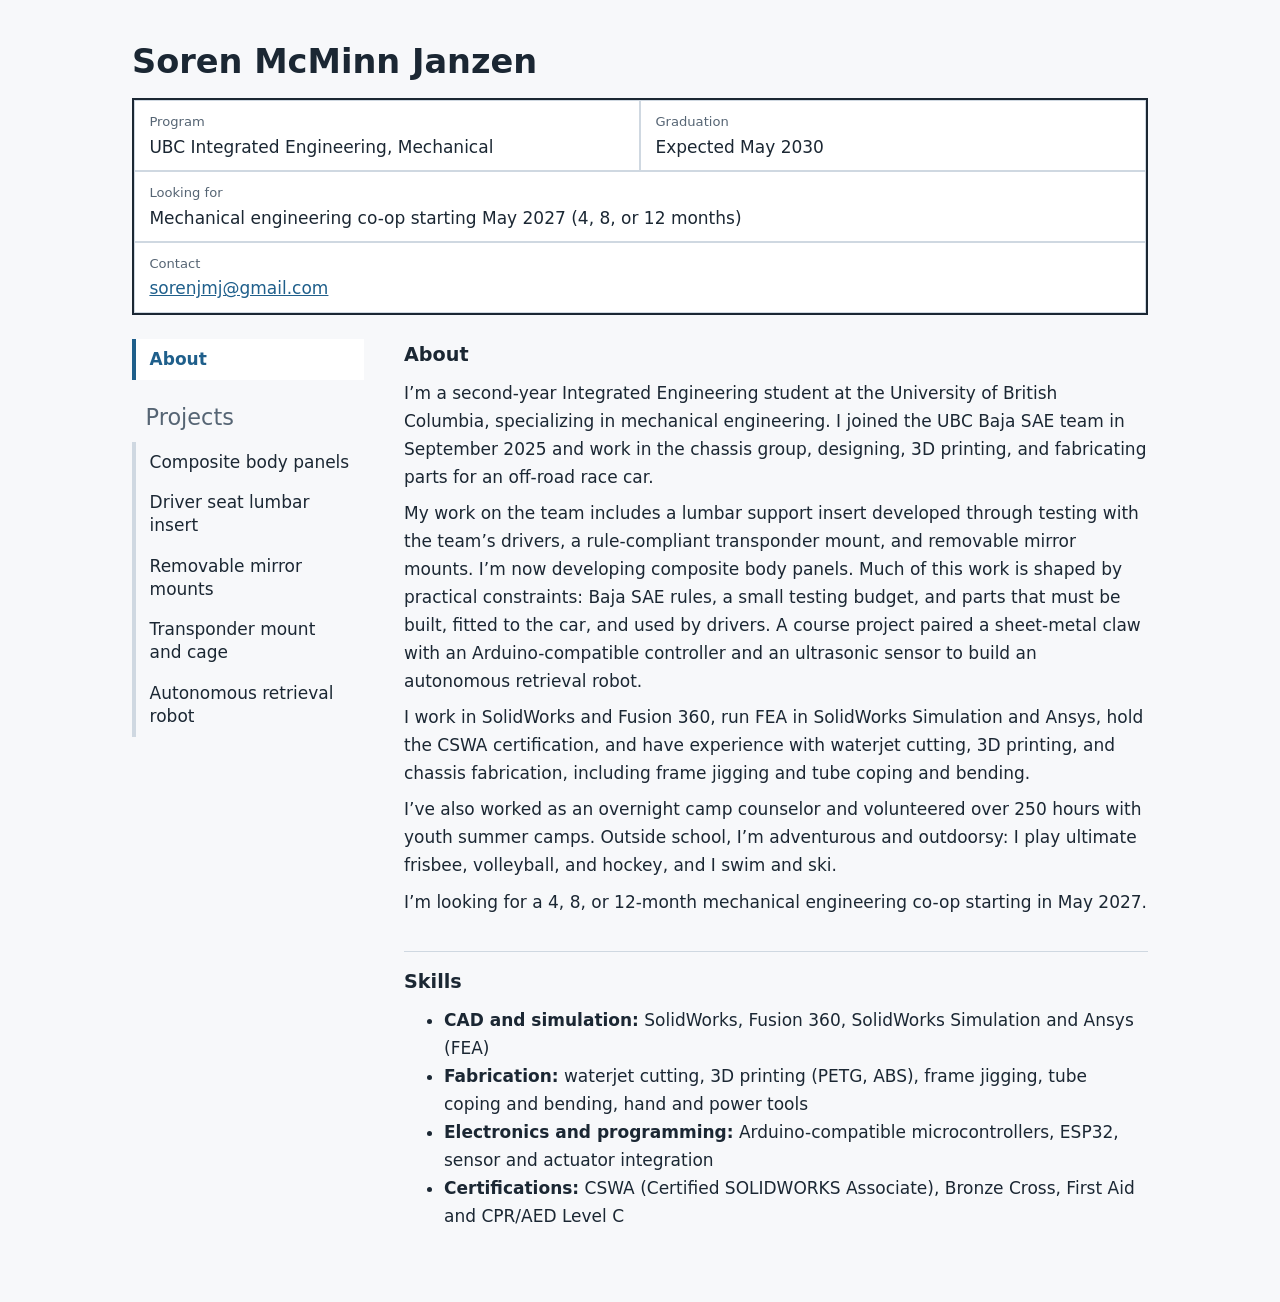
<file: index.html>
<!DOCTYPE html>
<html lang="en"><head><meta charset="utf-8"><meta name="viewport" content="width=device-width, initial-scale=1">
<title>Soren McMinn Janzen | Mechanical Engineering Portfolio</title><link rel="stylesheet" href="style.css"></head>
<body><main class="wrap wide">
<h1>Soren McMinn Janzen</h1>
<div class="titleblock">
<div><small>Program</small>UBC Integrated Engineering, Mechanical</div>
<div><small>Graduation</small>Expected May 2030</div>
<div class="wide"><small>Looking for</small>Mechanical engineering co-op starting May 2027 (4, 8, or 12 months)</div>
<div class="wide"><small>Contact</small><a href="mailto:sorenjmj@gmail.com">sorenjmj@gmail.com</a></div>
</div>
<div class="layout">
<nav class="side" aria-label="Portfolio sections">
<ul><li><a href="#about" data-id="about">About</a></li></ul>
<p class="sidelabel">Projects</p>
<ul>
<li><a href="body-panels.html" data-id="body-panels">Composite body panels</a></li>
<li><a href="seat-insert.html" data-id="seat-insert">Driver seat lumbar insert</a></li>
<li><a href="mirrors.html" data-id="mirrors">Removable mirror mounts</a></li>
<li><a href="transponder-mount.html" data-id="transponder-mount">Transponder mount and cage</a></li>
<li><a href="robot.html" data-id="robot">Autonomous retrieval robot</a></li>
</ul>
</nav>
<div class="panel" id="panel" tabindex="-1">
<h2>About</h2><p>I’m a second-year Integrated Engineering student at the University of British Columbia, specializing in mechanical engineering. I joined the UBC Baja SAE team in September 2025 and work in the chassis group, designing, 3D printing, and fabricating parts for an off-road race car.</p><p>My work on the team includes a lumbar support insert developed through testing with the team’s drivers, a rule-compliant transponder mount, and removable mirror mounts. I’m now developing composite body panels. Much of this work is shaped by practical constraints: Baja SAE rules, a small testing budget, and parts that must be built, fitted to the car, and used by drivers. A course project paired a sheet-metal claw with an Arduino-compatible controller and an ultrasonic sensor to build an autonomous retrieval robot.</p><p>I work in SolidWorks and Fusion 360, run FEA in SolidWorks Simulation and Ansys, hold the CSWA certification, and have experience with waterjet cutting, 3D printing, and chassis fabrication, including frame jigging and tube coping and bending.</p><p>I’ve also worked as an overnight camp counselor and volunteered over 250 hours with youth summer camps. Outside school, I’m adventurous and outdoorsy: I play ultimate frisbee, volleyball, and hockey, and I swim and ski.</p><p>I’m looking for a 4, 8, or 12-month mechanical engineering co-op starting in May 2027.</p><h2>Skills</h2>
<ul><li><strong>CAD and simulation:</strong> SolidWorks, Fusion 360, SolidWorks Simulation and Ansys (FEA)</li>
<li><strong>Fabrication:</strong> waterjet cutting, 3D printing (PETG, ABS), frame jigging, tube coping and bending, hand and power tools</li>
<li><strong>Electronics and programming:</strong> Arduino-compatible microcontrollers, ESP32, sensor and actuator integration</li>
<li><strong>Certifications:</strong> CSWA (Certified SOLIDWORKS Associate), Bronze Cross, First Aid and CPR/AED Level C</li></ul>
</div>
</div>
</main>
<script>
(function () {
  var panel = document.getElementById('panel');
  var home = panel.innerHTML;
  var links = Array.prototype.slice.call(document.querySelectorAll('.side a'));

  function setActive(a) {
    links.forEach(function (l) { l.removeAttribute('aria-current'); });
    a.setAttribute('aria-current', 'page');
  }
  function reveal() {
    panel.classList.remove('in'); void panel.offsetWidth; panel.classList.add('in');
  }
  function route() {
    var id = location.hash.slice(1) || 'about';
    var a = links.filter(function (l) { return l.dataset.id === id; })[0] || links[0];
    if (a.dataset.id === 'about') { panel.innerHTML = home; setActive(a); reveal(); return; }
    fetch(a.getAttribute('href'))
      .then(function (r) { if (!r.ok) throw new Error('x'); return r.text(); })
      .then(function (t) {
        var doc = new DOMParser().parseFromString(t, 'text/html');
        var main = doc.querySelector('main');
        var back = main.querySelector('.back'); if (back) back.remove();
        var h1 = main.querySelector('h1');
        var h2 = document.createElement('h2'); h2.className = 'ptitle'; h2.textContent = h1.textContent; h1.replaceWith(h2);
        Array.prototype.slice.call(main.querySelectorAll('h2:not(.ptitle)')).forEach(function (h) {
          var h3 = document.createElement('h3'); h3.innerHTML = h.innerHTML; h.replaceWith(h3);
        });
        panel.innerHTML = main.innerHTML; setActive(a); reveal();
      })
      .catch(function () { window.location.href = a.getAttribute('href'); });
  }
  links.forEach(function (a) {
    a.addEventListener('click', function (e) {
      e.preventDefault();
      var id = a.dataset.id;
      if (location.hash.slice(1) === id || (!location.hash && id === 'about')) { route(); } else { location.hash = id; }
      panel.focus({ preventScroll: true });
      if (window.innerWidth < 770) panel.scrollIntoView({ behavior: 'smooth', block: 'start' });
    });
  });
  window.addEventListener('hashchange', route);
  route();
})();
</script>
</body></html>
</file>
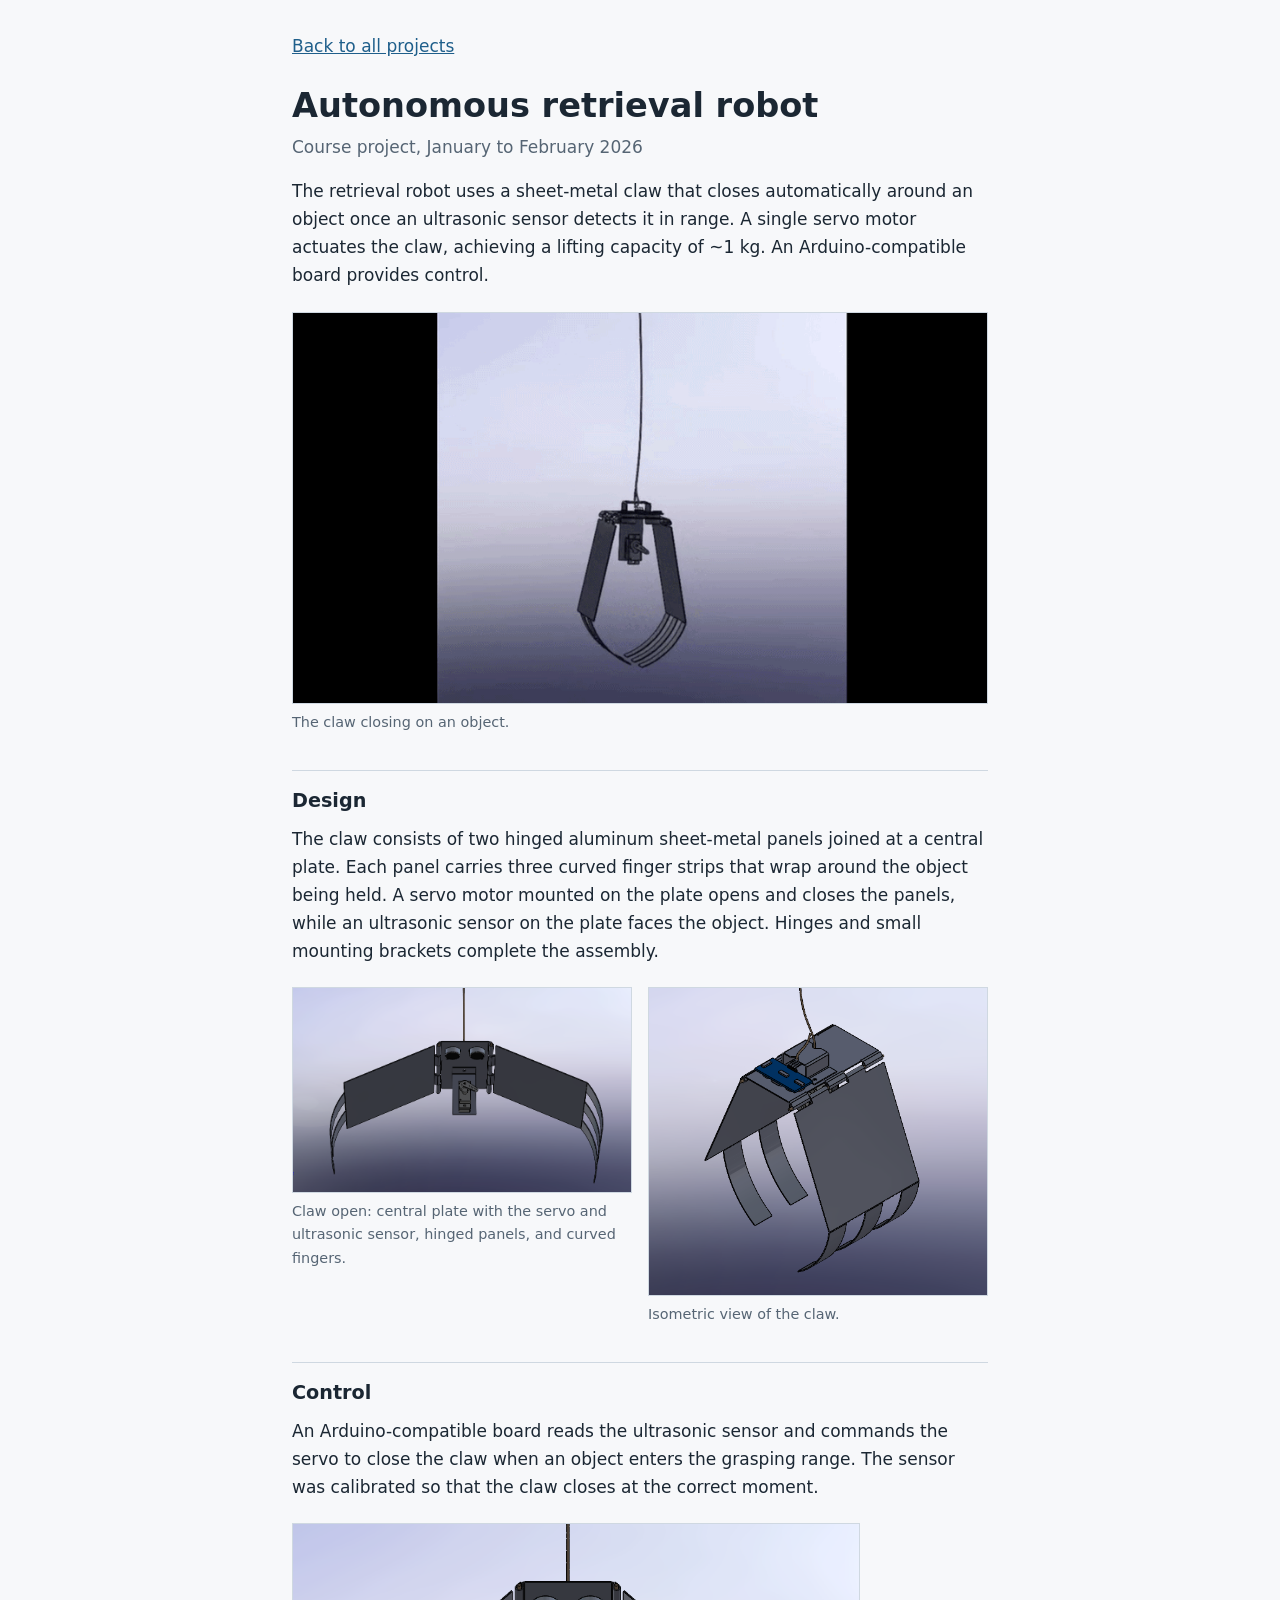
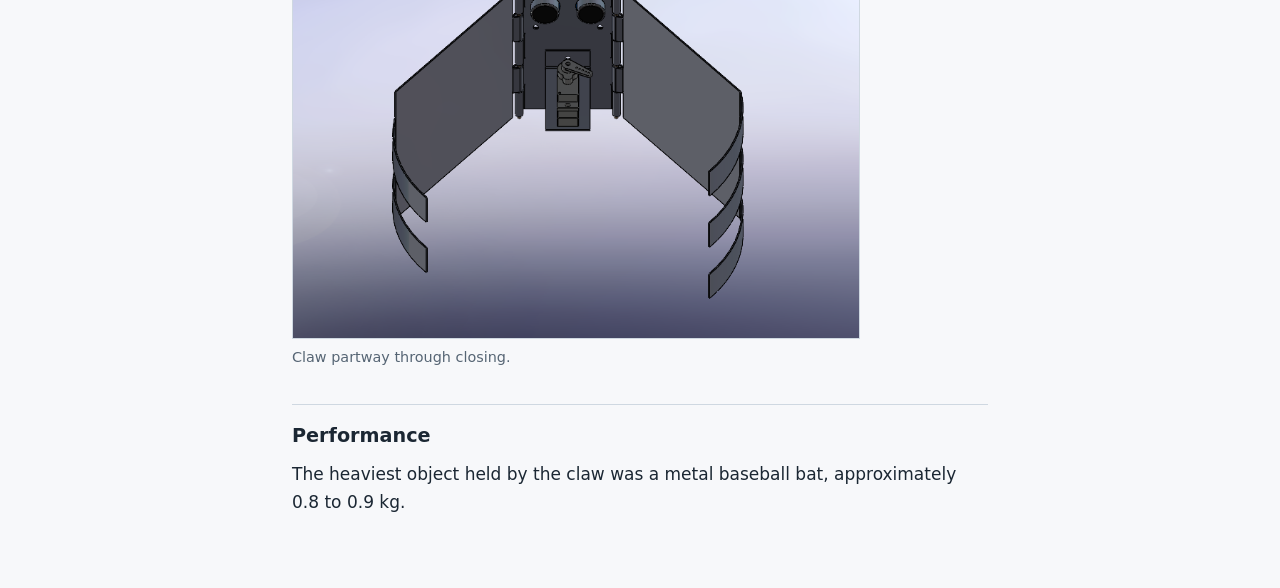
<file: robot.html>
<!DOCTYPE html>
<html lang="en"><head><meta charset="utf-8"><meta name="viewport" content="width=device-width, initial-scale=1">
<title>Autonomous retrieval robot | Soren McMinn Janzen</title><link rel="stylesheet" href="style.css"></head>
<body><main class="wrap">
<a class="back" href="index.html">Back to all projects</a>
<h1>Autonomous retrieval robot</h1><p class="meta">Course project, January to February 2026</p>
<p>The retrieval robot uses a sheet-metal claw that closes automatically around an object once an ultrasonic sensor detects it in range. A single servo motor actuates the claw, achieving a lifting capacity of ~1 kg. An Arduino-compatible board provides control.</p><figure class="fig"><img src="Pictures/robot-demo.gif" alt="The claw closing around an object" onerror="this.closest('figure').style.display='none'"><figcaption>The claw closing on an object.</figcaption></figure><h2>Design</h2><p>The claw consists of two hinged aluminum sheet-metal panels joined at a central plate. Each panel carries three curved finger strips that wrap around the object being held. A servo motor mounted on the plate opens and closes the panels, while an ultrasonic sensor on the plate faces the object. Hinges and small mounting brackets complete the assembly.</p><div class="figrow"><figure class="fig"><img src="Pictures/robot-cad-open.png" alt="CAD of the claw fully open, front view" onerror="this.closest('figure').style.display='none'"><figcaption>Claw open: central plate with the servo and ultrasonic sensor, hinged panels, and curved fingers.</figcaption></figure><figure class="fig"><img src="Pictures/robot-cad-iso.png" alt="CAD of the claw, isometric view" onerror="this.closest('figure').style.display='none'"><figcaption>Isometric view of the claw.</figcaption></figure></div><h2>Control</h2><p>An Arduino-compatible board reads the ultrasonic sensor and commands the servo to close the claw when an object enters the grasping range. The sensor was calibrated so that the claw closes at the correct moment.</p><figure class="fig"><img src="Pictures/robot-cad-closing.png" alt="CAD of the claw partly closed" onerror="this.closest('figure').style.display='none'"><figcaption>Claw partway through closing.</figcaption></figure><h2>Performance</h2><p>The heaviest object held by the claw was a metal baseball bat, approximately 0.8 to 0.9 kg.</p>
</main></body></html>
</file>
<file: style.css>
:root{--bg:#f7f8fa;--ink:#1b2733;--mute:#566574;--rule:#cfd8e1;--accent:#1f5f8b;--panel:#fff}
*{box-sizing:border-box}
body{margin:0;font:17px/1.65 system-ui,-apple-system,"Segoe UI",Roboto,Helvetica,Arial,sans-serif;color:var(--ink);background:var(--bg)}
.wrap{max-width:46rem;margin:0 auto;padding:2rem 1.25rem 4rem}
a{color:var(--accent)}
a:focus-visible{outline:3px solid var(--accent);outline-offset:2px}
h1{font-size:2.1rem;line-height:1.2;margin:.3em 0 .2em}
h2{font-size:1.2rem;margin:2.2rem 0 .5rem;padding-top:.9rem;border-top:1px solid var(--rule)}
p,ul{margin:.5rem 0}
.meta{color:var(--mute);margin:0 0 1rem}
.back{display:inline-block;margin-bottom:1rem}
.titleblock{display:grid;grid-template-columns:1fr 1fr;border:2px solid var(--ink);background:var(--panel);margin:1rem 0 1.5rem}
.titleblock div{padding:.6rem .9rem;border:1px solid var(--rule)}
.titleblock small{display:block;color:var(--mute);font-size:.82rem}
.titleblock .wide{grid-column:1/-1}
.proj{display:block;padding:.7rem 0 .7rem 1rem;border-left:4px solid var(--rule);margin:.8rem 0;text-decoration:none;color:inherit}
.proj:hover,.proj:focus-visible{border-left-color:var(--accent)}
.proj strong{display:block;font-size:1.08rem;color:var(--accent)}
.proj span{color:var(--mute)}
.status{border-left:4px solid var(--accent);background:var(--panel);padding:.7rem 1rem;margin:1rem 0}
.fig{margin:1.4rem 0}
.fig img{display:block;max-width:100%;max-height:26rem;width:auto;height:auto;border:1px solid var(--rule)}
.fig figcaption{color:var(--mute);font-size:.9rem;margin-top:.4rem}
footer{margin-top:3rem;color:var(--mute);font-size:.9rem}
@media(max-width:34rem){.titleblock{grid-template-columns:1fr}h1{font-size:1.7rem}}

.wrap.wide{max-width:66rem}
.layout{display:grid;grid-template-columns:14.5rem minmax(0,1fr);gap:2.5rem;align-items:start}
.side{position:sticky;top:1rem}
.side ul{list-style:none;margin:0;padding:0}
.side a{display:block;padding:.55rem .85rem;border-left:4px solid var(--rule);color:var(--ink);text-decoration:none;line-height:1.35}
.side a:hover{border-left-color:var(--accent)}
.side a[aria-current]{border-left-color:var(--accent);background:var(--panel);color:var(--accent);font-weight:600}
.sidelabel{margin:1.2rem 0 .4rem;padding-left:.85rem;color:var(--mute);font-size:1.4rem}
.panel{min-width:0}
.panel:focus{outline:none}
.panel>h2:first-child{margin-top:0;border-top:0;padding-top:0}
.ptitle{font-size:1.7rem;line-height:1.2;margin:0 0 .2rem;border-top:0;padding-top:0}
.panel h3{font-size:1.2rem;margin:2.2rem 0 .5rem;padding-top:.9rem;border-top:1px solid var(--rule)}
@media (prefers-reduced-motion:no-preference){.panel.in{animation:pop .22s ease-out}}
@keyframes pop{from{opacity:0;transform:translateY(8px)}to{opacity:1;transform:none}}
@media(max-width:48rem){
.layout{grid-template-columns:1fr;gap:1.2rem}
.side{position:static}
.side ul{display:flex;flex-wrap:wrap;gap:.4rem}
.side a{border:1px solid var(--rule);border-radius:.4rem;background:var(--panel)}
.side a[aria-current]{border-color:var(--accent)}
.sidelabel{padding-left:0}
}

.figrow{display:flex;flex-wrap:wrap;gap:1rem;align-items:flex-start;margin:1.4rem 0}
.figrow .fig{flex:1 1 9rem;margin:0;min-width:0}
.figrow .fig img{width:100%;max-height:none;object-fit:contain}
</file>
